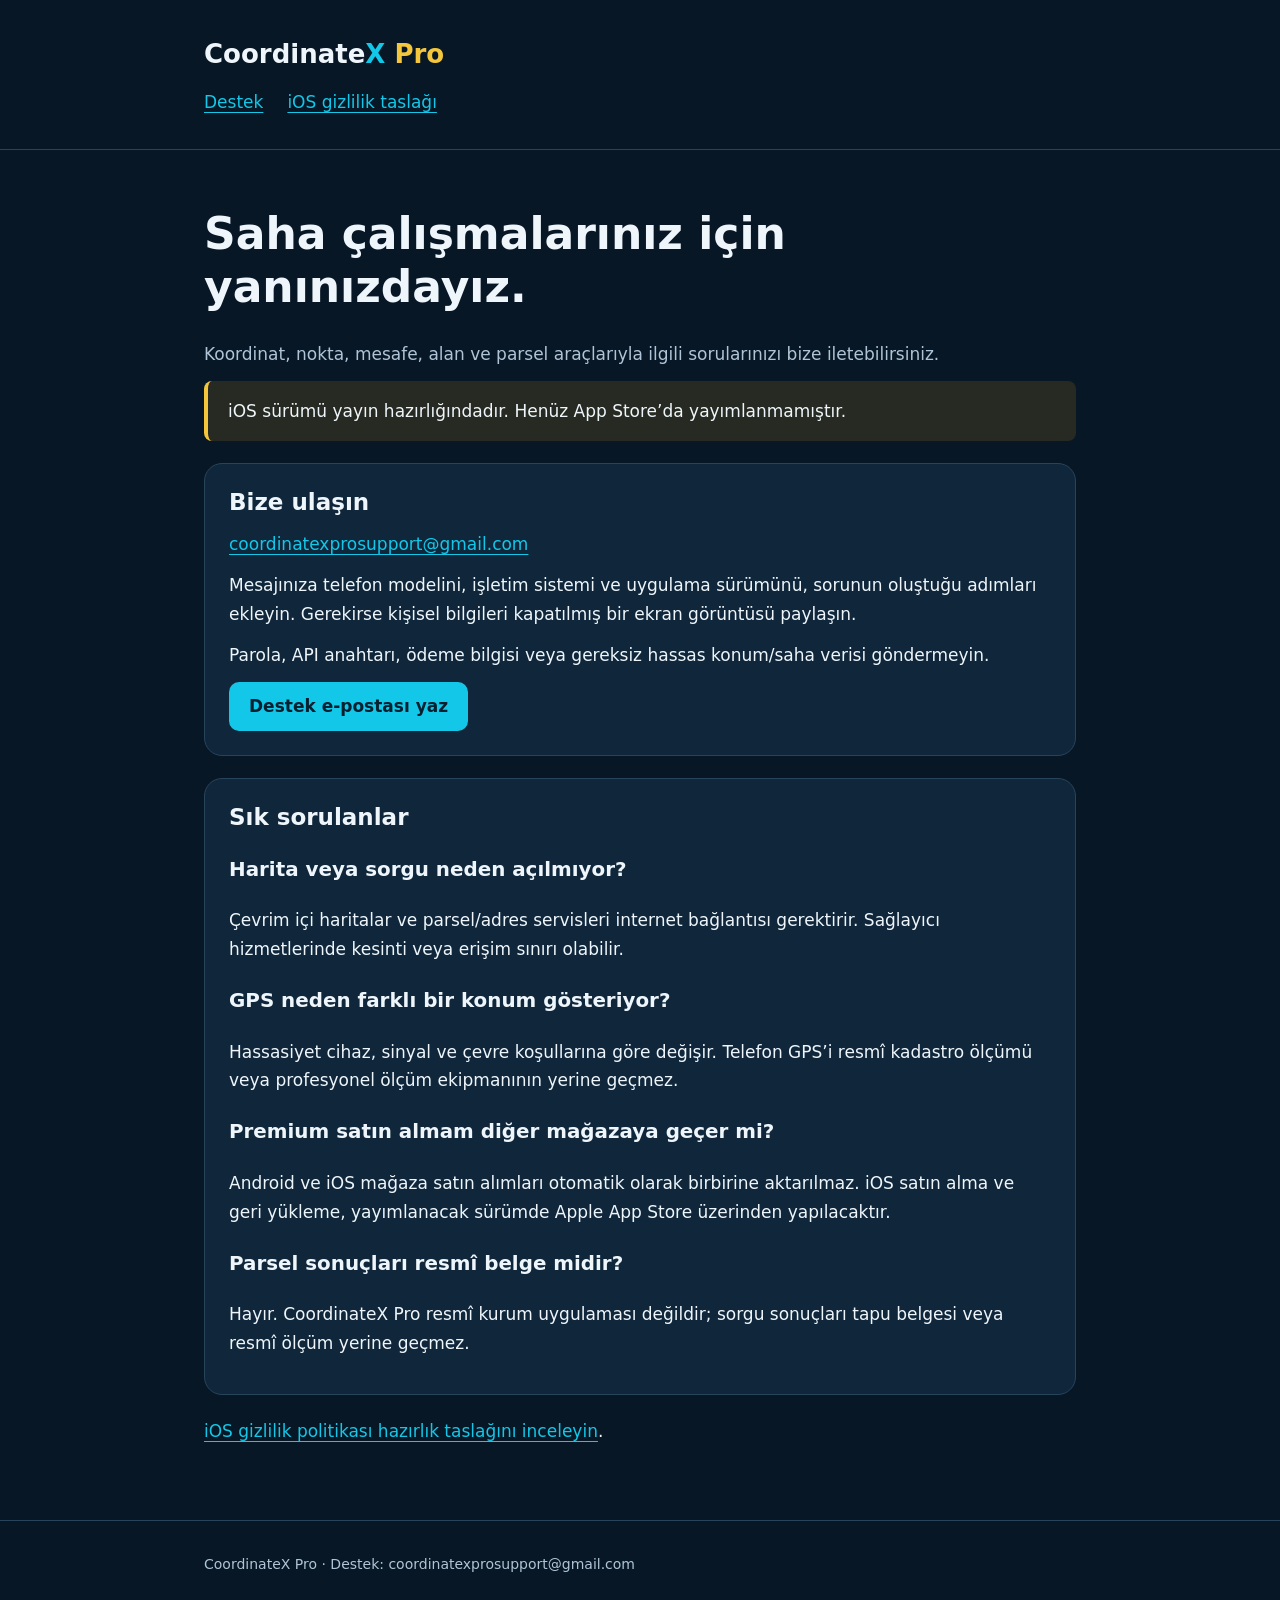
<file: index.html>
<!doctype html>
<html lang="tr">
<head><meta charset="utf-8"><meta name="viewport" content="width=device-width,initial-scale=1"><meta name="description" content="CoordinateX Pro kullanıcı desteği ve iOS yayın hazırlığı bilgileri."><title>CoordinateX Pro — Destek</title><link rel="stylesheet" href="styles.css"></head>
<body>
<header><div class="wrap"><a class="brand" href="index.html">Coordinate<span>X</span> <em>Pro</em></a><nav aria-label="Ana menü"><a href="index.html" aria-current="page">Destek</a><a href="privacy.html">iOS gizlilik taslağı</a></nav></div></header>
<main class="wrap">
<h1>Saha çalışmalarınız için yanınızdayız.</h1>
<p class="lead">Koordinat, nokta, mesafe, alan ve parsel araçlarıyla ilgili sorularınızı bize iletebilirsiniz.</p>
<div class="notice">iOS sürümü yayın hazırlığındadır. Henüz App Store’da yayımlanmamıştır.</div>
<section class="card"><h2>Bize ulaşın</h2><p><a href="mailto:coordinatexprosupport@gmail.com">coordinatexprosupport@gmail.com</a></p><p>Mesajınıza telefon modelini, işletim sistemi ve uygulama sürümünü, sorunun oluştuğu adımları ekleyin. Gerekirse kişisel bilgileri kapatılmış bir ekran görüntüsü paylaşın.</p><p>Parola, API anahtarı, ödeme bilgisi veya gereksiz hassas konum/saha verisi göndermeyin.</p><a class="button" href="mailto:coordinatexprosupport@gmail.com?subject=CoordinateX%20Pro%20Destek">Destek e-postası yaz</a></section>
<section class="card"><h2>Sık sorulanlar</h2><h3>Harita veya sorgu neden açılmıyor?</h3><p>Çevrim içi haritalar ve parsel/adres servisleri internet bağlantısı gerektirir. Sağlayıcı hizmetlerinde kesinti veya erişim sınırı olabilir.</p><h3>GPS neden farklı bir konum gösteriyor?</h3><p>Hassasiyet cihaz, sinyal ve çevre koşullarına göre değişir. Telefon GPS’i resmî kadastro ölçümü veya profesyonel ölçüm ekipmanının yerine geçmez.</p><h3>Premium satın almam diğer mağazaya geçer mi?</h3><p>Android ve iOS mağaza satın alımları otomatik olarak birbirine aktarılmaz. iOS satın alma ve geri yükleme, yayımlanacak sürümde Apple App Store üzerinden yapılacaktır.</p><h3>Parsel sonuçları resmî belge midir?</h3><p>Hayır. CoordinateX Pro resmî kurum uygulaması değildir; sorgu sonuçları tapu belgesi veya resmî ölçüm yerine geçmez.</p></section>
<p><a href="privacy.html">iOS gizlilik politikası hazırlık taslağını inceleyin</a>.</p>
</main><footer><div class="wrap">CoordinateX Pro · Destek: coordinatexprosupport@gmail.com</div></footer>
</body></html>
</file>
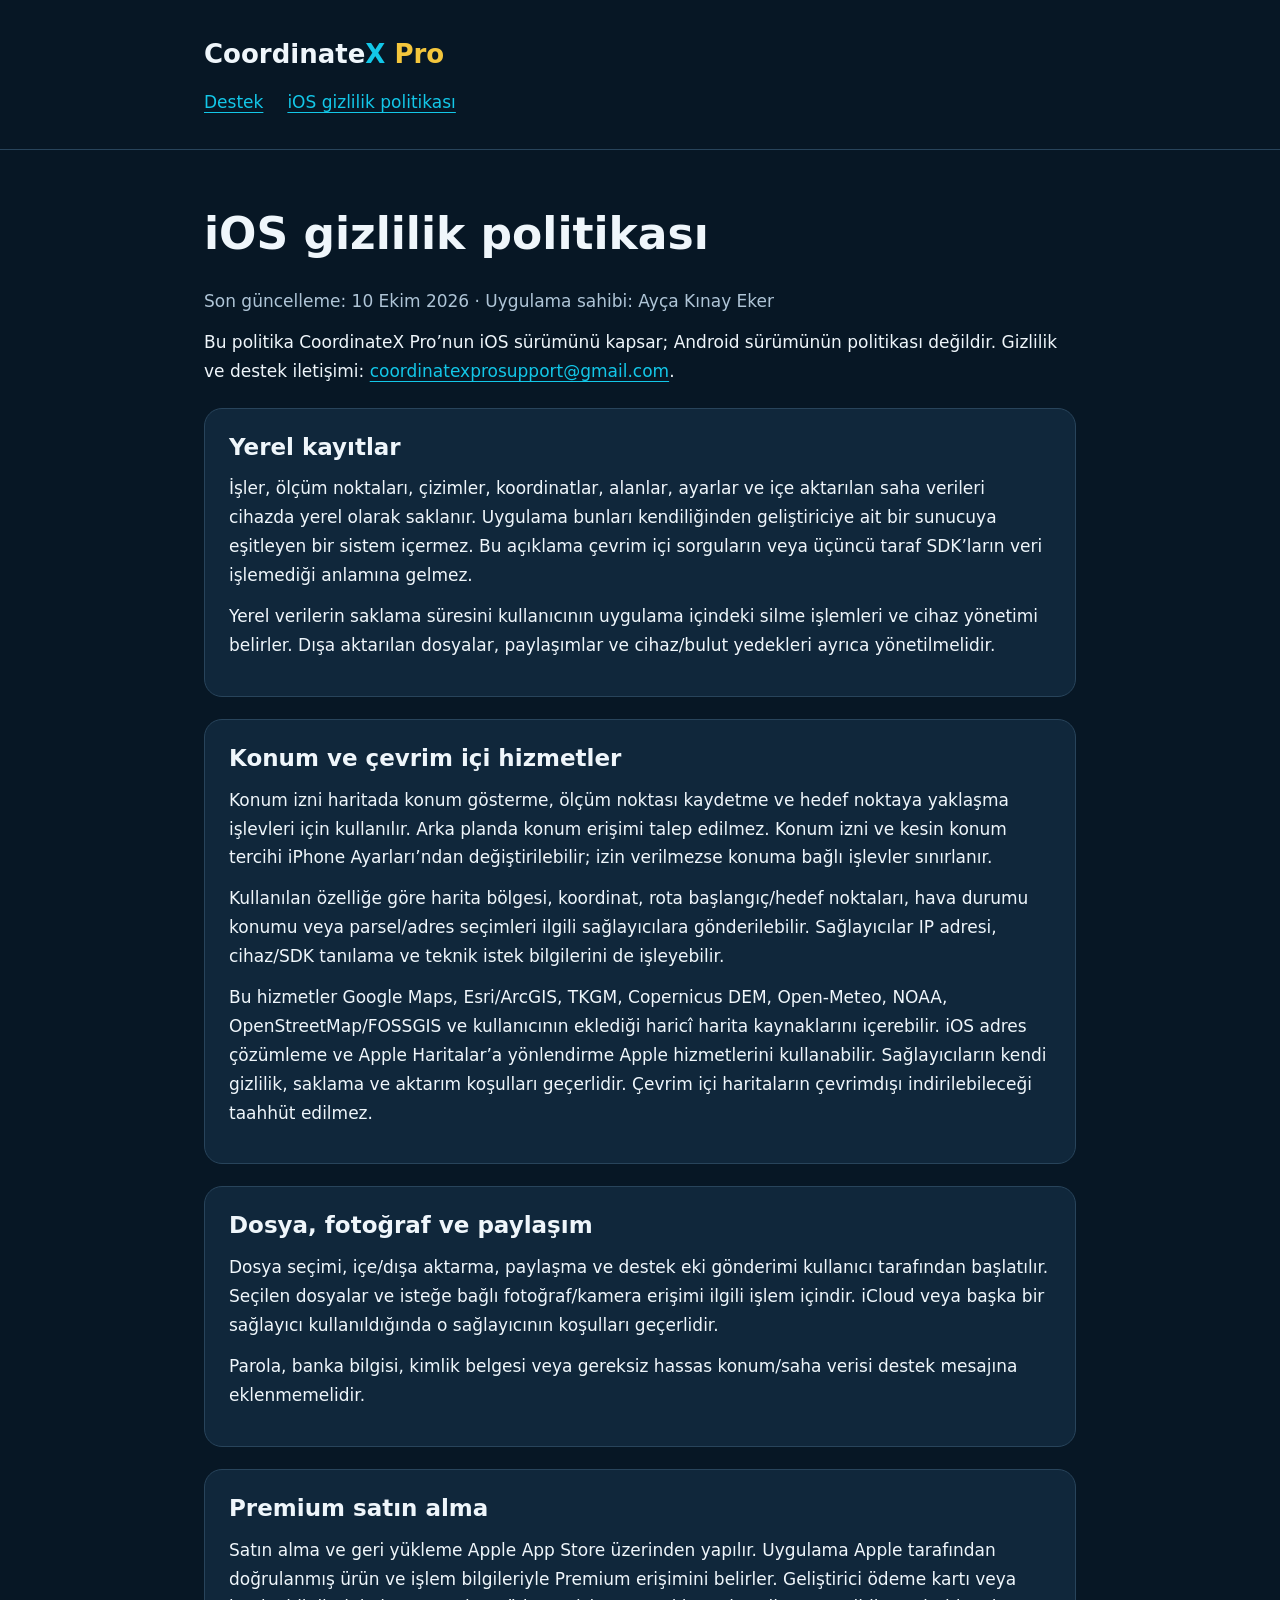
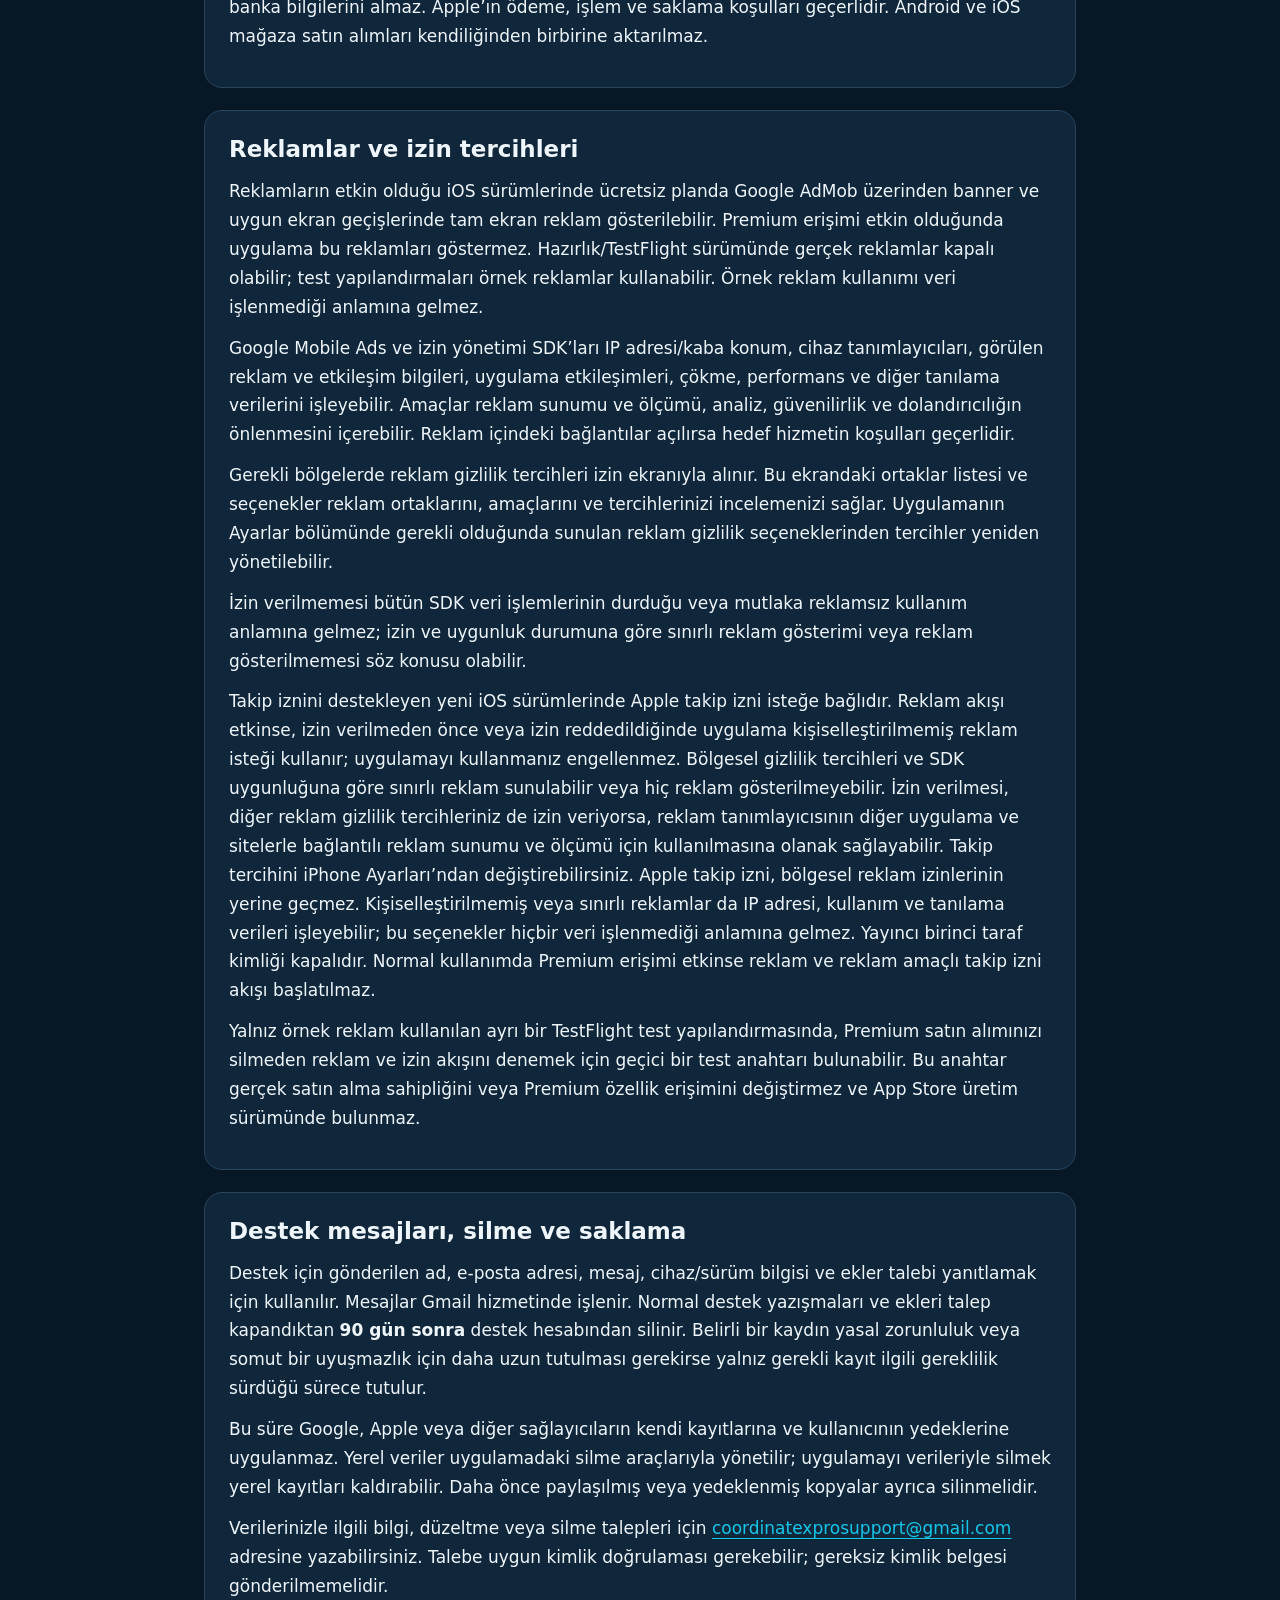
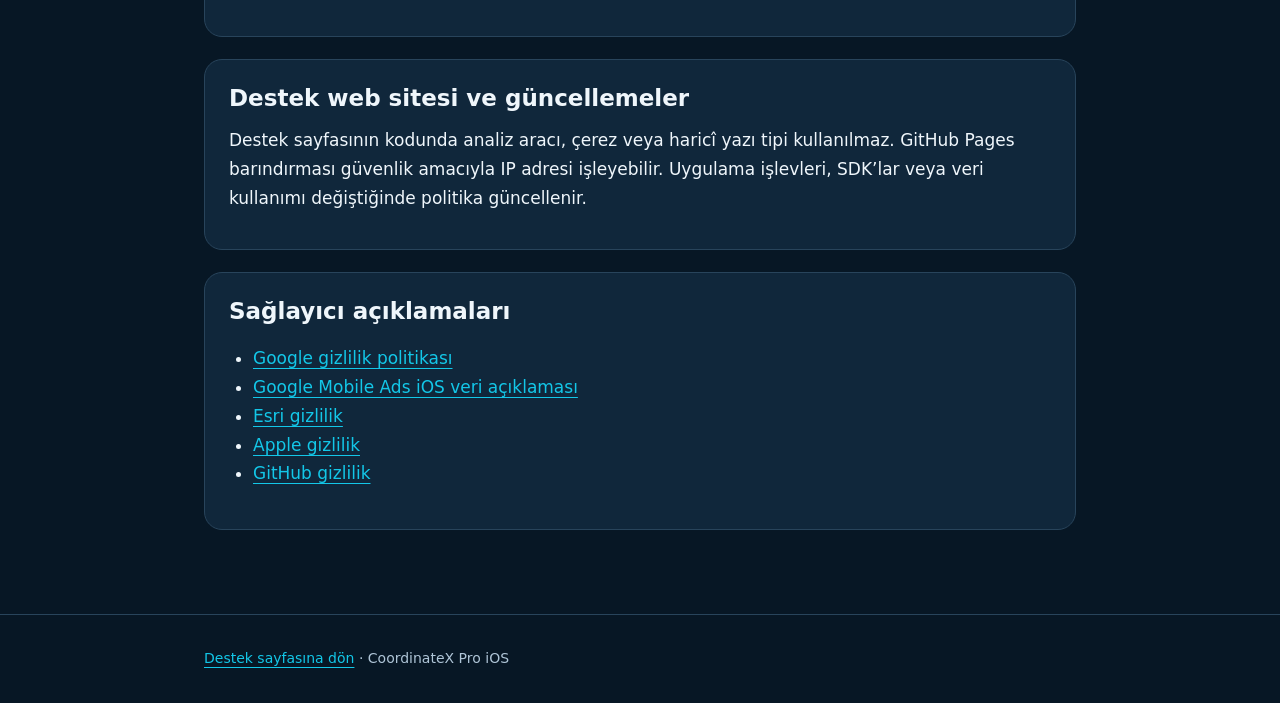
<file: privacy.html>
<!doctype html>
<html lang="tr">
<head>
  <meta charset="utf-8">
  <meta name="viewport" content="width=device-width,initial-scale=1">
  <title>CoordinateX Pro — iOS Gizlilik Politikası</title>
  <meta name="description" content="CoordinateX Pro iOS uygulamasında yerel kayıtlar, konum, reklamlar, satın alma ve gizlilik tercihleri.">
  <link rel="stylesheet" href="styles.css">
</head>
<body>
<header><div class="wrap">
  <a class="brand" href="https://coordinatexprosupport-creator.github.io/coordinatexpro-support/">Coordinate<span>X</span> <em>Pro</em></a>
  <nav aria-label="Ana menü"><a href="https://coordinatexprosupport-creator.github.io/coordinatexpro-support/">Destek</a><a href="privacy.html" aria-current="page">iOS gizlilik politikası</a></nav>
</div></header>
<main class="wrap">
  <h1>iOS gizlilik politikası</h1>
  <p class="meta">Son güncelleme: 10 Ekim 2026 · Uygulama sahibi: Ayça Kınay Eker</p>
  <p>Bu politika CoordinateX Pro’nun iOS sürümünü kapsar; Android sürümünün politikası değildir. Gizlilik ve destek iletişimi: <a href="mailto:coordinatexprosupport@gmail.com">coordinatexprosupport@gmail.com</a>.</p>
  <section class="card">
    <h2>Yerel kayıtlar</h2>
    <p>İşler, ölçüm noktaları, çizimler, koordinatlar, alanlar, ayarlar ve içe aktarılan saha verileri cihazda yerel olarak saklanır. Uygulama bunları kendiliğinden geliştiriciye ait bir sunucuya eşitleyen bir sistem içermez. Bu açıklama çevrim içi sorguların veya üçüncü taraf SDK’ların veri işlemediği anlamına gelmez.</p>
    <p>Yerel verilerin saklama süresini kullanıcının uygulama içindeki silme işlemleri ve cihaz yönetimi belirler. Dışa aktarılan dosyalar, paylaşımlar ve cihaz/bulut yedekleri ayrıca yönetilmelidir.</p>
  </section>
  <section class="card">
    <h2>Konum ve çevrim içi hizmetler</h2>
    <p>Konum izni haritada konum gösterme, ölçüm noktası kaydetme ve hedef noktaya yaklaşma işlevleri için kullanılır. Arka planda konum erişimi talep edilmez. Konum izni ve kesin konum tercihi iPhone Ayarları’ndan değiştirilebilir; izin verilmezse konuma bağlı işlevler sınırlanır.</p>
    <p>Kullanılan özelliğe göre harita bölgesi, koordinat, rota başlangıç/hedef noktaları, hava durumu konumu veya parsel/adres seçimleri ilgili sağlayıcılara gönderilebilir. Sağlayıcılar IP adresi, cihaz/SDK tanılama ve teknik istek bilgilerini de işleyebilir.</p>
    <p>Bu hizmetler Google Maps, Esri/ArcGIS, TKGM, Copernicus DEM, Open-Meteo, NOAA, OpenStreetMap/FOSSGIS ve kullanıcının eklediği haricî harita kaynaklarını içerebilir. iOS adres çözümleme ve Apple Haritalar’a yönlendirme Apple hizmetlerini kullanabilir. Sağlayıcıların kendi gizlilik, saklama ve aktarım koşulları geçerlidir. Çevrim içi haritaların çevrimdışı indirilebileceği taahhüt edilmez.</p>
  </section>
  <section class="card">
    <h2>Dosya, fotoğraf ve paylaşım</h2>
    <p>Dosya seçimi, içe/dışa aktarma, paylaşma ve destek eki gönderimi kullanıcı tarafından başlatılır. Seçilen dosyalar ve isteğe bağlı fotoğraf/kamera erişimi ilgili işlem içindir. iCloud veya başka bir sağlayıcı kullanıldığında o sağlayıcının koşulları geçerlidir.</p>
    <p>Parola, banka bilgisi, kimlik belgesi veya gereksiz hassas konum/saha verisi destek mesajına eklenmemelidir.</p>
  </section>
  <section class="card">
    <h2>Premium satın alma</h2>
    <p>Satın alma ve geri yükleme Apple App Store üzerinden yapılır. Uygulama Apple tarafından doğrulanmış ürün ve işlem bilgileriyle Premium erişimini belirler. Geliştirici ödeme kartı veya banka bilgilerini almaz. Apple’ın ödeme, işlem ve saklama koşulları geçerlidir. Android ve iOS mağaza satın alımları kendiliğinden birbirine aktarılmaz.</p>
  </section>
  <section class="card" id="reklamlar">
    <h2>Reklamlar ve izin tercihleri</h2>
    <p>Reklamların etkin olduğu iOS sürümlerinde ücretsiz planda Google AdMob üzerinden banner ve uygun ekran geçişlerinde tam ekran reklam gösterilebilir. Premium erişimi etkin olduğunda uygulama bu reklamları göstermez. Hazırlık/TestFlight sürümünde gerçek reklamlar kapalı olabilir; test yapılandırmaları örnek reklamlar kullanabilir. Örnek reklam kullanımı veri işlenmediği anlamına gelmez.</p>
    <p>Google Mobile Ads ve izin yönetimi SDK’ları IP adresi/kaba konum, cihaz tanımlayıcıları, görülen reklam ve etkileşim bilgileri, uygulama etkileşimleri, çökme, performans ve diğer tanılama verilerini işleyebilir. Amaçlar reklam sunumu ve ölçümü, analiz, güvenilirlik ve dolandırıcılığın önlenmesini içerebilir. Reklam içindeki bağlantılar açılırsa hedef hizmetin koşulları geçerlidir.</p>
    <p>Gerekli bölgelerde reklam gizlilik tercihleri izin ekranıyla alınır. Bu ekrandaki ortaklar listesi ve seçenekler reklam ortaklarını, amaçlarını ve tercihlerinizi incelemenizi sağlar. Uygulamanın Ayarlar bölümünde gerekli olduğunda sunulan reklam gizlilik seçeneklerinden tercihler yeniden yönetilebilir.</p>
    <p>İzin verilmemesi bütün SDK veri işlemlerinin durduğu veya mutlaka reklamsız kullanım anlamına gelmez; izin ve uygunluk durumuna göre sınırlı reklam gösterimi veya reklam gösterilmemesi söz konusu olabilir.</p>
    <p>Takip iznini destekleyen yeni iOS sürümlerinde Apple takip izni isteğe bağlıdır. Reklam akışı etkinse, izin verilmeden önce veya izin reddedildiğinde uygulama kişiselleştirilmemiş reklam isteği kullanır; uygulamayı kullanmanız engellenmez. Bölgesel gizlilik tercihleri ve SDK uygunluğuna göre sınırlı reklam sunulabilir veya hiç reklam gösterilmeyebilir. İzin verilmesi, diğer reklam gizlilik tercihleriniz de izin veriyorsa, reklam tanımlayıcısının diğer uygulama ve sitelerle bağlantılı reklam sunumu ve ölçümü için kullanılmasına olanak sağlayabilir. Takip tercihini iPhone Ayarları’ndan değiştirebilirsiniz. Apple takip izni, bölgesel reklam izinlerinin yerine geçmez. Kişiselleştirilmemiş veya sınırlı reklamlar da IP adresi, kullanım ve tanılama verileri işleyebilir; bu seçenekler hiçbir veri işlenmediği anlamına gelmez. Yayıncı birinci taraf kimliği kapalıdır. Normal kullanımda Premium erişimi etkinse reklam ve reklam amaçlı takip izni akışı başlatılmaz.</p>
    <p>Yalnız örnek reklam kullanılan ayrı bir TestFlight test yapılandırmasında, Premium satın alımınızı silmeden reklam ve izin akışını denemek için geçici bir test anahtarı bulunabilir. Bu anahtar gerçek satın alma sahipliğini veya Premium özellik erişimini değiştirmez ve App Store üretim sürümünde bulunmaz.</p>
  </section>
  <section class="card" id="saklama">
    <h2>Destek mesajları, silme ve saklama</h2>
    <p>Destek için gönderilen ad, e-posta adresi, mesaj, cihaz/sürüm bilgisi ve ekler talebi yanıtlamak için kullanılır. Mesajlar Gmail hizmetinde işlenir. Normal destek yazışmaları ve ekleri talep kapandıktan <strong>90 gün sonra</strong> destek hesabından silinir. Belirli bir kaydın yasal zorunluluk veya somut bir uyuşmazlık için daha uzun tutulması gerekirse yalnız gerekli kayıt ilgili gereklilik sürdüğü sürece tutulur.</p>
    <p>Bu süre Google, Apple veya diğer sağlayıcıların kendi kayıtlarına ve kullanıcının yedeklerine uygulanmaz. Yerel veriler uygulamadaki silme araçlarıyla yönetilir; uygulamayı verileriyle silmek yerel kayıtları kaldırabilir. Daha önce paylaşılmış veya yedeklenmiş kopyalar ayrıca silinmelidir.</p>
    <p>Verilerinizle ilgili bilgi, düzeltme veya silme talepleri için <a href="mailto:coordinatexprosupport@gmail.com">coordinatexprosupport@gmail.com</a> adresine yazabilirsiniz. Talebe uygun kimlik doğrulaması gerekebilir; gereksiz kimlik belgesi gönderilmemelidir.</p>
  </section>
  <section class="card">
    <h2>Destek web sitesi ve güncellemeler</h2>
    <p>Destek sayfasının kodunda analiz aracı, çerez veya haricî yazı tipi kullanılmaz. GitHub Pages barındırması güvenlik amacıyla IP adresi işleyebilir. Uygulama işlevleri, SDK’lar veya veri kullanımı değiştiğinde politika güncellenir.</p>
  </section>
  <section class="card">
    <h2>Sağlayıcı açıklamaları</h2>
    <ul>
      <li><a href="https://policies.google.com/privacy">Google gizlilik politikası</a></li>
      <li><a href="https://developers.google.com/admob/ios/privacy/data-disclosure">Google Mobile Ads iOS veri açıklaması</a></li>
      <li><a href="https://www.esri.com/en-us/privacy/overview">Esri gizlilik</a></li>
      <li><a href="https://www.apple.com/legal/privacy/">Apple gizlilik</a></li>
      <li><a href="https://docs.github.com/en/site-policy/privacy-policies/github-general-privacy-statement">GitHub gizlilik</a></li>
    </ul>
  </section>
</main>
<footer><div class="wrap"><a href="https://coordinatexprosupport-creator.github.io/coordinatexpro-support/">Destek sayfasına dön</a> · CoordinateX Pro iOS</div></footer>
</body>
</html>
</file>
<file: styles.css>
:root { color-scheme: dark; --bg:#071725; --card:#10273b; --text:#eff6fb; --muted:#afc5d7; --cyan:#13c7e8; --gold:#f4c63c; }
* { box-sizing:border-box; }
body { margin:0; background:var(--bg); color:var(--text); font:17px/1.7 system-ui,-apple-system,"Segoe UI",sans-serif; }
.wrap { max-width:920px; margin:auto; padding:32px 24px; }
header { border-bottom:1px solid #28445b; }
.brand { font-size:26px; font-weight:750; text-decoration:none; color:var(--text); }
.brand span { color:var(--cyan); } .brand em { color:var(--gold); font-style:normal; }
nav { display:flex; gap:24px; flex-wrap:wrap; margin-top:12px; }
a { color:var(--cyan); text-underline-offset:4px; overflow-wrap:anywhere; }
h1 { font-size:clamp(30px,5vw,44px); line-height:1.2; margin:26px 0; }
h2 { font-size:23px; line-height:1.3; margin:0 0 12px; }
p { margin:12px 0; } ul { padding-left:24px; }
.lead, .meta { color:var(--muted); }
.card { background:var(--card); border:1px solid #28445b; border-radius:18px; padding:24px; margin:22px 0; }
.notice { border-left:4px solid var(--gold); background:#272a22; padding:16px 20px; border-radius:8px; }
.button { display:inline-block; background:var(--cyan); color:#052031; padding:10px 20px; border-radius:10px; font-weight:750; text-decoration:none; }
footer { border-top:1px solid #28445b; font-size:14px; color:var(--muted); margin-top:30px; }
:focus-visible { outline:3px solid var(--gold); outline-offset:4px; }
@media(max-width:480px) { .wrap { padding:24px 18px; } .card { padding:20px; } }
</file>
